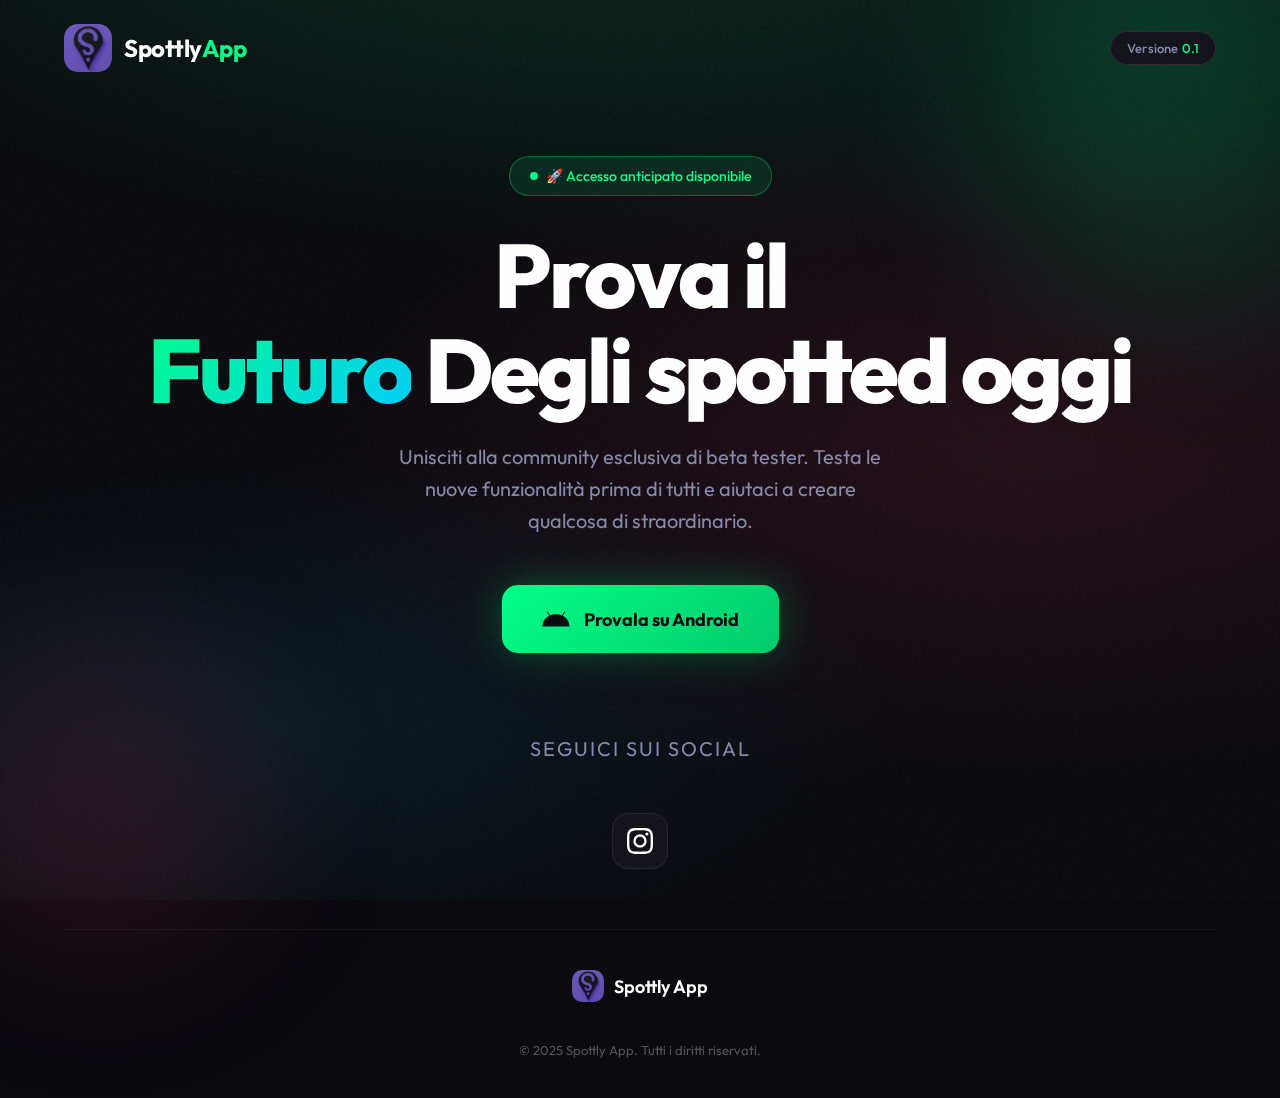
<file: index.html>
<!DOCTYPE html>
<html lang="it">
<head>
    <meta charset="UTF-8">
    <meta name="viewport" content="width=device-width, initial-scale=1.0">
    <title>Spottly App - Prova Prima di Tutti</title>
    <link rel="preconnect" href="https://fonts.googleapis.com">
    <link rel="preconnect" href="https://fonts.gstatic.com" crossorigin>
    <link href="https://fonts.googleapis.com/css2?family=Outfit:wght@300;400;500;600;700;800&display=swap" rel="stylesheet">
    <link rel="stylesheet" href="styles.css">
</head>
<body>
    <div class="bg-gradient"></div>
    <div class="floating-orb orb-1"></div>
    <div class="floating-orb orb-2"></div>
    <div class="grain"></div>

    <div class="container">
        <header>
            <nav class="nav">
                <div class="logo-container">
                    <img src="logo.png" alt="Logo" class="logo-icon">
                    <div class="logo-text">Spottly<span>App</span></div>
                </div>
                <div class="nav-badge">Versione<span>0.1</span></div>
            </nav>
        </header>

        <main class="hero">
            <div class="hero-badge">
                🚀 Accesso anticipato disponibile
            </div>
            
            <h1>
                Prova il<br>
                <span class="gradient-text">Futuro</span> Degli spotted oggi
            </h1>
            
            <p>
                Unisciti alla community esclusiva di beta tester. 
                Testa le nuove funzionalità prima di tutti e aiutaci a creare qualcosa di straordinario.
            </p>

            <div class="cta-container">
                <a href="https://play.google.com/apps/test/com.spottlyapp.mobile/1" class="cta-button" id="androidBtn">
                    <svg class="android-icon" viewBox="0 0 24 24" fill="currentColor">
                        <path d="M17.523 15.341c-.5 0-.91.41-.91.91s.41.91.91.91.91-.41.91-.91-.41-.91-.91-.91zm-11.046 0c-.5 0-.91.41-.91.91s.41.91.91.91.91-.41.91-.91-.41-.91-.91-.91zm11.405-6.02l1.996-3.46c.111-.192.045-.437-.148-.548-.192-.111-.437-.045-.548.148l-2.023 3.51c-1.551-.708-3.29-1.102-5.159-1.102s-3.608.394-5.159 1.102L4.818 5.461c-.111-.193-.356-.26-.548-.148-.193.111-.26.356-.148.548l1.996 3.46C2.688 11.196.5 14.531.5 18.341h23c0-3.81-2.188-7.145-5.618-9.02zM6.477 15.341c-.5 0-.91.41-.91.91s.41.91.91.91.91-.41.91-.91-.41-.91-.91-.91zm11.046 0c-.5 0-.91.41-.91.91s.41.91.91.91.91-.41.91-.91-.41-.91-.91-.91z"/>
                    </svg>
                    Provala su Android
                </a>
                
            </div>

            <section class="social-section">
                <p class="social-title">Seguici sui social</p>
                <div class="social-links">
                    <a href="https://instagram.com/app.spottly" target="_blank" class="social-link" aria-label="Instagram">
                        <svg viewBox="0 0 24 24">
                            <path d="M12 2.163c3.204 0 3.584.012 4.85.07 3.252.148 4.771 1.691 4.919 4.919.058 1.265.069 1.645.069 4.849 0 3.205-.012 3.584-.069 4.849-.149 3.225-1.664 4.771-4.919 4.919-1.266.058-1.644.07-4.85.07-3.204 0-3.584-.012-4.849-.07-3.26-.149-4.771-1.699-4.919-4.92-.058-1.265-.07-1.644-.07-4.849 0-3.204.013-3.583.07-4.849.149-3.227 1.664-4.771 4.919-4.919 1.266-.057 1.645-.069 4.849-.069zM12 0C8.741 0 8.333.014 7.053.072 2.695.272.273 2.69.073 7.052.014 8.333 0 8.741 0 12c0 3.259.014 3.668.072 4.948.2 4.358 2.618 6.78 6.98 6.98C8.333 23.986 8.741 24 12 24c3.259 0 3.668-.014 4.948-.072 4.354-.2 6.782-2.618 6.979-6.98.059-1.28.073-1.689.073-4.948 0-3.259-.014-3.667-.072-4.947-.196-4.354-2.617-6.78-6.979-6.98C15.668.014 15.259 0 12 0zm0 5.838a6.162 6.162 0 100 12.324 6.162 6.162 0 000-12.324zM12 16a4 4 0 110-8 4 4 0 010 8zm6.406-11.845a1.44 1.44 0 100 2.881 1.44 1.44 0 000-2.881z"/>
                        </svg>
                    </a>
                </div>
            </section>
        </main>

        <footer>
            <div class="footer-content">
                <div class="footer-logo">
                    <img src="logo.png" alt="Logo" class="footer-logo-icon">
                    Spottly App
                </div>
                <p class="footer-copy">© 2025 Spottly App. Tutti i diritti riservati.</p>
            </div>
        </footer>
    </div>

    <script>
        // Smooth button interaction
        const androidBtn = document.getElementById('androidBtn');
        
        androidBtn.addEventListener('click', (e) => {
            e.preventDefault();
            
            // Create ripple effect
            const ripple = document.createElement('span');
            ripple.style.cssText = `
                position: absolute;
                background: rgba(255,255,255,0.3);
                border-radius: 50%;
                transform: scale(0);
                animation: ripple 0.6s ease-out;
                pointer-events: none;
            `;
            
            const rect = androidBtn.getBoundingClientRect();
            const size = Math.max(rect.width, rect.height);
            ripple.style.width = ripple.style.height = size + 'px';
            ripple.style.left = e.clientX - rect.left - size/2 + 'px';
            ripple.style.top = e.clientY - rect.top - size/2 + 'px';
            
            androidBtn.appendChild(ripple);
            
            setTimeout(() => ripple.remove(), 600);
            
            // Here you would redirect to your app store link
            // window.location.href = 'your-android-app-link';
            alert('🚀 Download Android in arrivo! Torna presto per scaricare l\'app.');
        });

        // Parallax effect on orbs
        document.addEventListener('mousemove', (e) => {
            const orbs = document.querySelectorAll('.floating-orb');
            const x = e.clientX / window.innerWidth;
            const y = e.clientY / window.innerHeight;
            
            orbs.forEach((orb, i) => {
                const speed = (i + 1) * 20;
                orb.style.transform = `translate(${x * speed}px, ${y * speed}px)`;
            });
        });
    </script>
</body>
</html>
</file>
<file: styles.css>
:root {
    --primary: #00ff88;
    --primary-dark: #00cc6a;
    --bg-dark: #0a0a0f;
    --bg-card: #12121a;
    --text: #ffffff;
    --text-muted: #8888aa;
    --accent: #ff3366;
}

* {
    margin: 0;
    padding: 0;
    box-sizing: border-box;
}

body {
    font-family: 'Outfit', sans-serif;
    background: var(--bg-dark);
    color: var(--text);
    min-height: 100vh;
    overflow-x: hidden;
}

/* Animated background */
.bg-gradient {
    position: fixed;
    top: 0;
    left: 0;
    width: 100%;
    height: 100%;
    z-index: -1;
    background: 
        radial-gradient(ellipse 80% 50% at 50% -20%, rgba(0, 255, 136, 0.15), transparent),
        radial-gradient(ellipse 60% 40% at 80% 50%, rgba(255, 51, 102, 0.1), transparent),
        radial-gradient(ellipse 50% 30% at 20% 80%, rgba(0, 200, 255, 0.08), transparent);
}

.floating-orb {
    position: fixed;
    border-radius: 50%;
    filter: blur(80px);
    animation: float 20s ease-in-out infinite;
    z-index: -1;
}

.orb-1 {
    width: 400px;
    height: 400px;
    background: rgba(0, 255, 136, 0.15);
    top: -100px;
    right: -100px;
    animation-delay: 0s;
}

.orb-2 {
    width: 300px;
    height: 300px;
    background: rgba(255, 51, 102, 0.12);
    bottom: -50px;
    left: -50px;
    animation-delay: -7s;
}

@keyframes float {
    0%, 100% { transform: translate(0, 0) scale(1); }
    33% { transform: translate(30px, -30px) scale(1.05); }
    66% { transform: translate(-20px, 20px) scale(0.95); }
}

/* Main container */
.container {
    max-width: 1200px;
    margin: 0 auto;
    padding: 0 24px;
}

/* Header */
header {
    padding: 24px 0;
    position: relative;
    z-index: 10;
}

.nav {
    display: flex;
    justify-content: space-between;
    align-items: center;
}

.logo-container {
    display: flex;
    align-items: center;
    gap: 12px;
}

.logo-icon {
    width: 48px;
    height: 48px;
    border-radius: 14px;
    object-fit: contain;
}

.logo-text {
    font-size: 24px;
    font-weight: 700;
    letter-spacing: -0.5px;
}

.logo-text span {
    color: var(--primary);
}

.nav-badge {
    background: var(--bg-card);
    border: 1px solid rgba(255, 255, 255, 0.1);
    padding: 8px 16px;
    border-radius: 100px;
    font-size: 13px;
    font-weight: 500;
    color: var(--text-muted);
}

.nav-badge span {
    color: var(--primary);
    margin-left: 4px;
}

/* Hero Section */
.hero {
    min-height: calc(100vh - 200px);
    display: flex;
    flex-direction: column;
    justify-content: center;
    align-items: center;
    text-align: center;
    padding: 60px 0;
}

.hero-badge {
    display: inline-flex;
    align-items: center;
    gap: 8px;
    background: rgba(0, 255, 136, 0.1);
    border: 1px solid rgba(0, 255, 136, 0.3);
    padding: 10px 20px;
    border-radius: 100px;
    font-size: 14px;
    font-weight: 500;
    color: var(--primary);
    margin-bottom: 32px;
    animation: fadeInUp 0.8s ease-out;
}

.hero-badge::before {
    content: '';
    width: 8px;
    height: 8px;
    background: var(--primary);
    border-radius: 50%;
    animation: pulse 2s ease-in-out infinite;
}

@keyframes pulse {
    0%, 100% { opacity: 1; transform: scale(1); }
    50% { opacity: 0.5; transform: scale(1.2); }
}

.hero h1 {
    font-size: clamp(48px, 10vw, 90px);
    font-weight: 800;
    line-height: 1.05;
    letter-spacing: -3px;
    margin-bottom: 24px;
    animation: fadeInUp 0.8s ease-out 0.1s both;
}

.hero h1 .gradient-text {
    background: linear-gradient(135deg, var(--primary), #00ccff);
    -webkit-background-clip: text;
    -webkit-text-fill-color: transparent;
    background-clip: text;
}

.hero p {
    font-size: 20px;
    color: var(--text-muted);
    max-width: 500px;
    line-height: 1.6;
    margin-bottom: 48px;
    animation: fadeInUp 0.8s ease-out 0.2s both;
}

@keyframes fadeInUp {
    from {
        opacity: 0;
        transform: translateY(30px);
    }
    to {
        opacity: 1;
        transform: translateY(0);
    }
}

/* CTA Button */
.cta-container {
    animation: fadeInUp 0.8s ease-out 0.3s both;
}

.cta-button {
    display: inline-flex;
    align-items: center;
    gap: 14px;
    background: linear-gradient(135deg, var(--primary), var(--primary-dark));
    color: var(--bg-dark);
    font-family: 'Outfit', sans-serif;
    font-size: 18px;
    font-weight: 700;
    padding: 20px 40px;
    border: none;
    border-radius: 16px;
    cursor: pointer;
    text-decoration: none;
    transition: all 0.3s ease;
    box-shadow: 
        0 0 40px rgba(0, 255, 136, 0.3),
        0 10px 40px rgba(0, 0, 0, 0.3);
    position: relative;
    overflow: hidden;
}

.cta-button::before {
    content: '';
    position: absolute;
    top: 0;
    left: -100%;
    width: 100%;
    height: 100%;
    background: linear-gradient(90deg, transparent, rgba(255, 255, 255, 0.3), transparent);
    transition: left 0.5s ease;
}

.cta-button:hover::before {
    left: 100%;
}

.cta-button:hover {
    transform: translateY(-4px) scale(1.02);
    box-shadow: 
        0 0 60px rgba(0, 255, 136, 0.4),
        0 20px 50px rgba(0, 0, 0, 0.4);
}

.cta-button:active {
    transform: translateY(-2px) scale(1);
}

.android-icon {
    width: 28px;
    height: 28px;
}

.cta-subtext {
    margin-top: 16px;
    font-size: 14px;
    color: var(--text-muted);
}

.cta-subtext span {
    color: var(--primary);
}

/* Social Section */
.social-section {
    margin-top: 80px;
    text-align: center;
    animation: fadeInUp 0.8s ease-out 0.4s both;
}

.social-title {
    font-size: 14px;
    color: var(--text-muted);
    text-transform: uppercase;
    letter-spacing: 2px;
    margin-bottom: 20px;
}

.social-links {
    display: flex;
    justify-content: center;
    gap: 16px;
}

.social-link {
    width: 56px;
    height: 56px;
    background: var(--bg-card);
    border: 1px solid rgba(255, 255, 255, 0.08);
    border-radius: 16px;
    display: flex;
    align-items: center;
    justify-content: center;
    transition: all 0.3s ease;
    cursor: pointer;
    text-decoration: none;
}

.social-link:hover {
    background: linear-gradient(135deg, #833ab4, #fd1d1d, #fcb045);
    border-color: transparent;
    transform: translateY(-4px);
    box-shadow: 0 10px 30px rgba(253, 29, 29, 0.3);
}

.social-link svg {
    width: 26px;
    height: 26px;
    fill: var(--text);
    transition: all 0.3s ease;
}

.social-link:hover svg {
    fill: white;
    transform: scale(1.1);
}

/* Footer */
footer {
    margin-top: auto;
    padding: 40px 0;
    border-top: 1px solid rgba(255, 255, 255, 0.05);
}

.footer-content {
    display: flex;
    flex-direction: column;
    align-items: center;
    gap: 16px;
}

.footer-logo {
    display: flex;
    align-items: center;
    gap: 10px;
    font-weight: 600;
    font-size: 18px;
}

.footer-logo-icon {
    width: 32px;
    height: 32px;
    border-radius: 10px;
    object-fit: contain;
}

.footer-text {
    font-size: 14px;
    color: var(--text-muted);
}

.footer-links {
    display: flex;
    gap: 24px;
    margin-top: 8px;
}

.footer-links a {
    font-size: 14px;
    color: var(--text-muted);
    text-decoration: none;
    transition: color 0.3s ease;
}

.footer-links a:hover {
    color: var(--primary);
}

.footer-copy {
    margin-top: 24px;
    font-size: 13px;
    color: rgba(255, 255, 255, 0.3);
}

/* Responsive */
@media (max-width: 768px) {
    .hero h1 {
        letter-spacing: -2px;
    }

    .hero p {
        font-size: 17px;
        padding: 0 16px;
    }

    .cta-button {
        padding: 18px 32px;
        font-size: 16px;
    }

    .nav-badge {
        display: none;
    }
}

/* Grain texture overlay */
.grain {
    position: fixed;
    top: 0;
    left: 0;
    width: 100%;
    height: 100%;
    pointer-events: none;
    z-index: 1000;
    opacity: 0.03;
    background-image: url("data:image/svg+xml,%3Csvg viewBox='0 0 256 256' xmlns='http://www.w3.org/2000/svg'%3E%3Cfilter id='noise'%3E%3CfeTurbulence type='fractalNoise' baseFrequency='0.9' numOctaves='4' stitchTiles='stitch'/%3E%3C/filter%3E%3Crect width='100%25' height='100%25' filter='url(%23noise)'/%3E%3C/svg%3E");
}

/* Ripple animation for button */
@keyframes ripple {
    to {
        transform: scale(4);
        opacity: 0;
    }
}

/* Beta Form */
.beta-form {
    display: flex;
    flex-direction: column;
    gap: 20px;
    width: 100%;
    max-width: 400px;
}

.form-group {
    width: 100%;
}

.beta-form input[type="email"] {
    width: 100%;
    padding: 18px 24px;
    font-family: 'Outfit', sans-serif;
    font-size: 16px;
    background: var(--bg-card);
    border: 1px solid rgba(255, 255, 255, 0.1);
    border-radius: 14px;
    color: var(--text);
    outline: none;
    transition: all 0.3s ease;
}

.beta-form input[type="email"]:focus {
    border-color: var(--primary);
    box-shadow: 0 0 20px rgba(0, 255, 136, 0.2);
}

.beta-form input[type="email"]::placeholder {
    color: var(--text-muted);
}

/* Device Selector */
.device-selector {
    display: flex;
    gap: 12px;
    justify-content: center;
}

.device-selector input[type="radio"] {
    display: none;
}

.device-option {
    display: flex;
    align-items: center;
    gap: 10px;
    padding: 16px 28px;
    background: var(--bg-card);
    border: 1px solid rgba(255, 255, 255, 0.1);
    border-radius: 14px;
    cursor: pointer;
    transition: all 0.3s ease;
    font-size: 15px;
    font-weight: 500;
}

.device-option svg {
    width: 22px;
    height: 22px;
    fill: var(--text-muted);
    transition: all 0.3s ease;
}

.device-option:hover {
    border-color: rgba(255, 255, 255, 0.2);
    background: rgba(255, 255, 255, 0.05);
}

.device-selector input[type="radio"]:checked + .device-option {
    border-color: var(--primary);
    background: rgba(0, 255, 136, 0.1);
    color: var(--primary);
}

.device-selector input[type="radio"]:checked + .device-option svg {
    fill: var(--primary);
}

/* Form Message */
.form-message {
    margin-top: 8px;
    font-size: 14px;
    min-height: 20px;
}

.form-message.success {
    color: var(--primary);
}

.form-message.error {
    color: var(--accent);
}

/* Button disabled state */
.cta-button:disabled {
    opacity: 0.7;
    cursor: not-allowed;
}

.cta-button:disabled:hover {
    transform: none;
}

/* Responsive form */
@media (max-width: 480px) {
    .device-selector {
        flex-direction: column;
    }
    
    .device-option {
        justify-content: center;
    }
}
</file>
